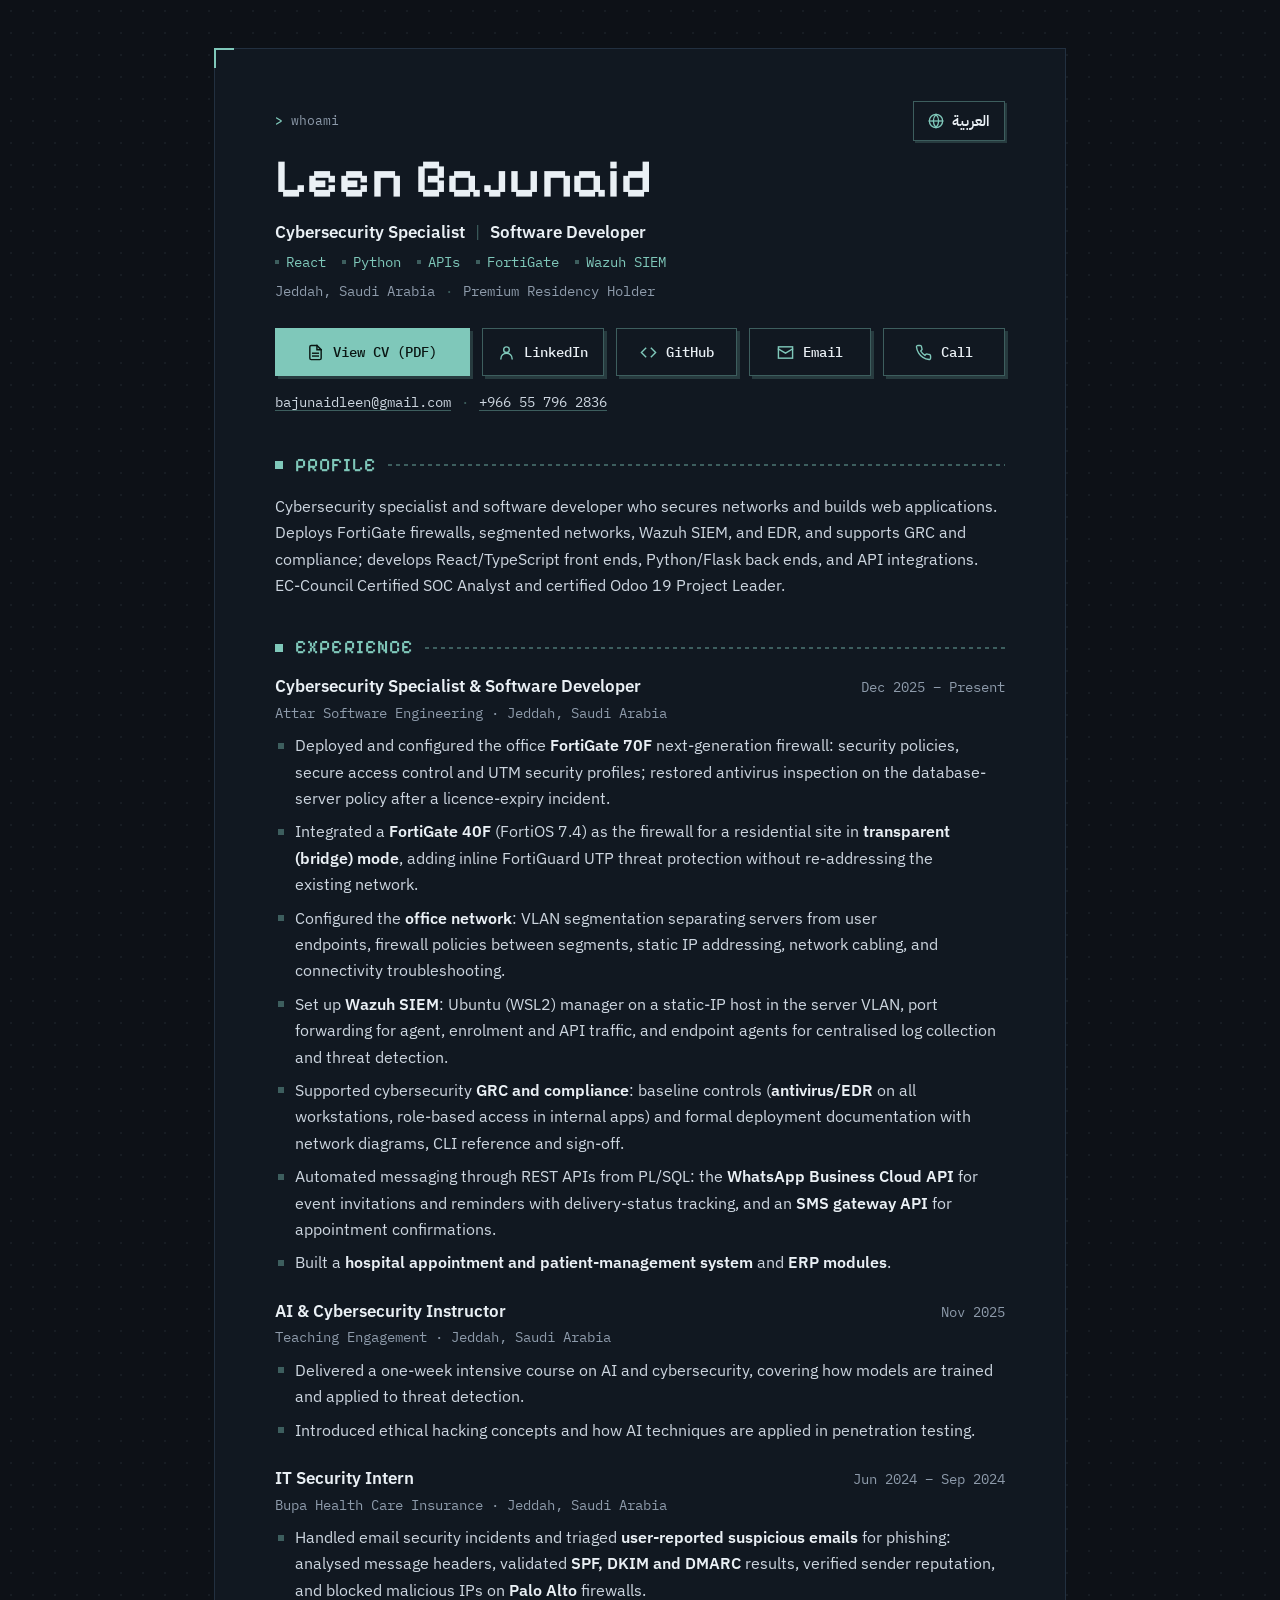
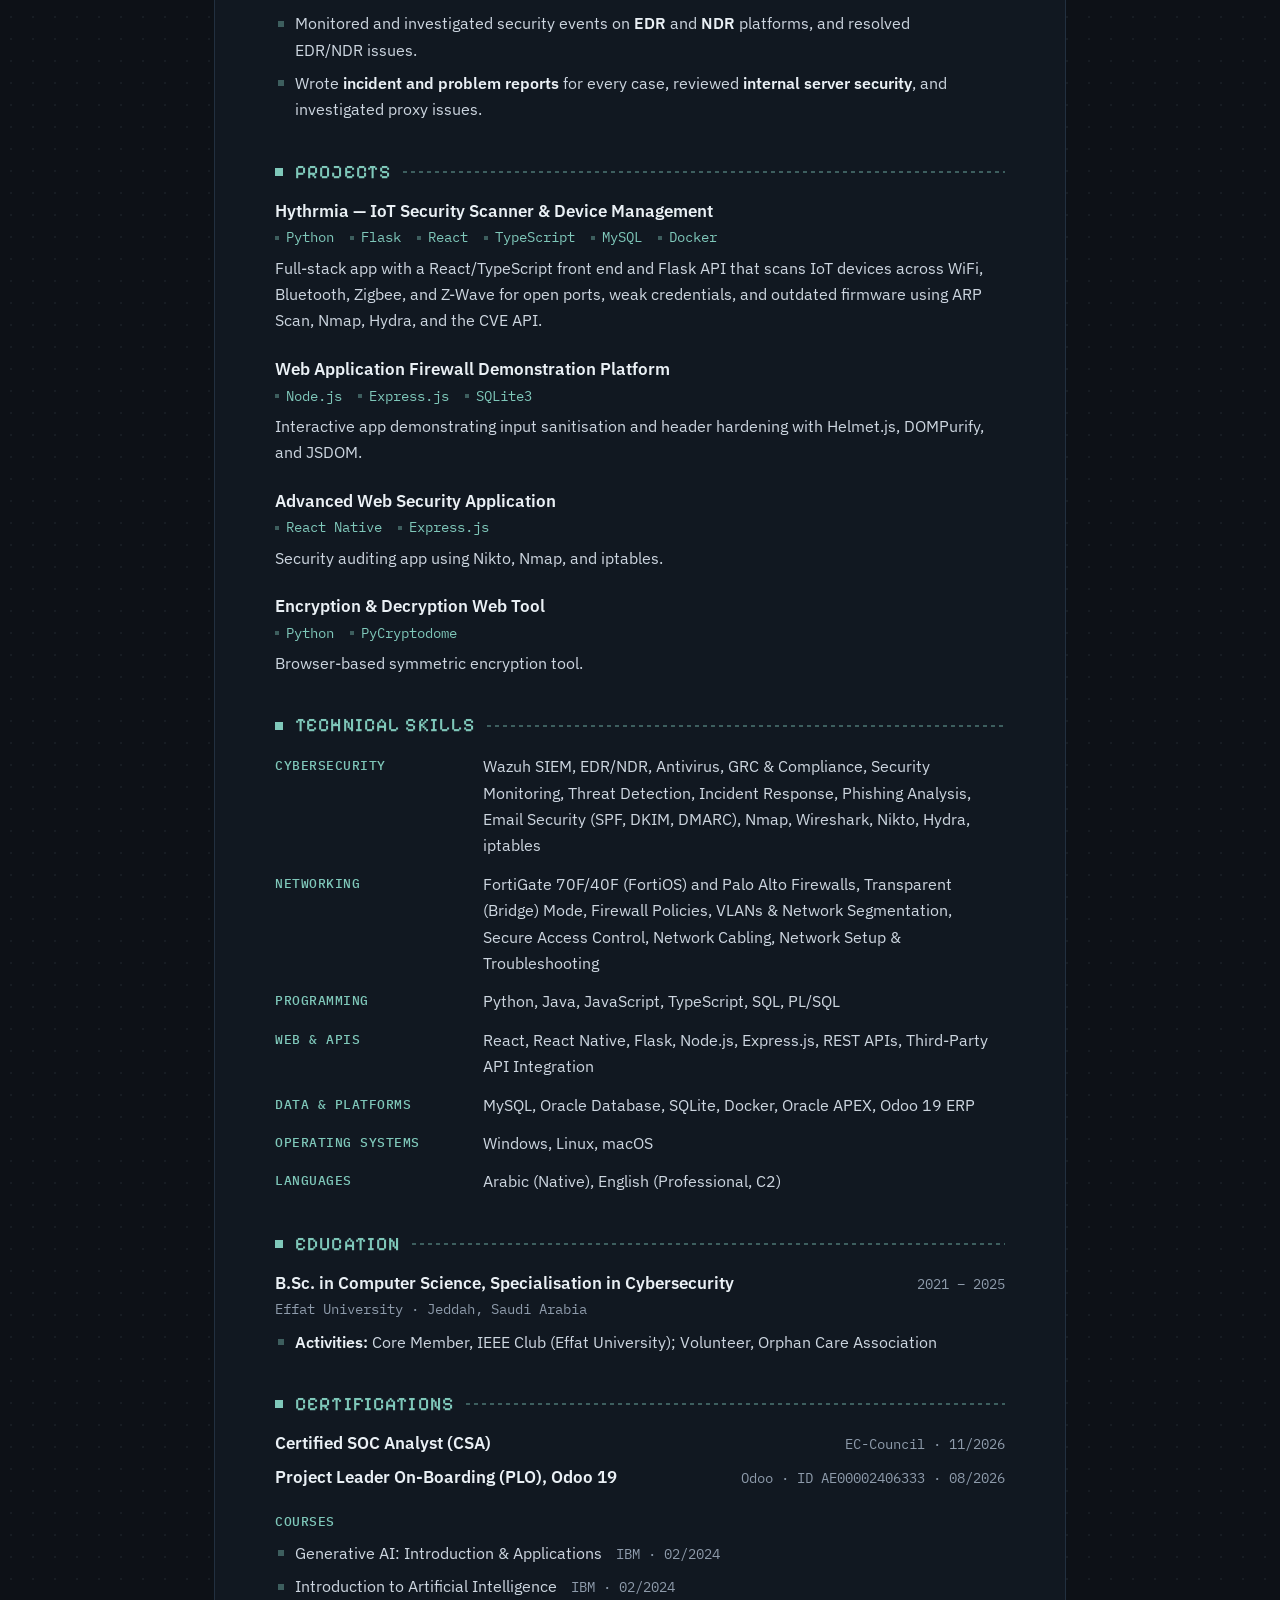
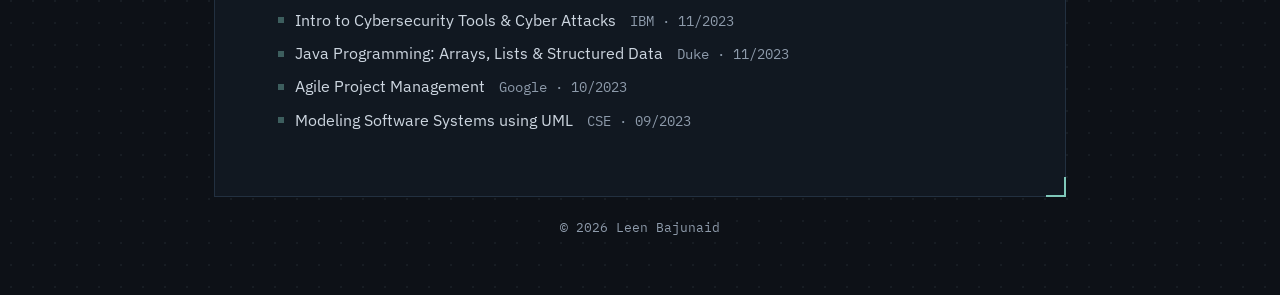
<file: index.html>
<!doctype html>
<html lang="en" dir="ltr">
<head>
<meta charset="utf-8">
<meta name="viewport" content="width=device-width, initial-scale=1">
<meta http-equiv="Content-Security-Policy" content="default-src 'self'; style-src 'self'; img-src 'self' data:; font-src 'self'; object-src 'none'; base-uri 'none'; form-action 'none'">
<title>Leen Bajunaid — Cybersecurity Specialist &amp; Software Developer</title>
<meta name="description" content="CV of Leen Bajunaid: cybersecurity specialist and software developer in Jeddah, Saudi Arabia. FortiGate and Palo Alto firewalls, Wazuh SIEM, EDR/NDR, GRC, networking, React, Python and API integration.">
<meta name="author" content="Leen Bajunaid">
<meta property="og:type" content="profile">
<meta property="og:title" content="Leen Bajunaid — Cybersecurity Specialist &amp; Software Developer">
<meta property="og:description" content="Cybersecurity Specialist | Software Developer (React, Python, APIs) — Jeddah, Saudi Arabia.">
<meta property="og:url" content="https://leenbajunaid.github.io/">
<meta property="og:image" content="https://leenbajunaid.github.io/og-image.png">
<meta property="og:image:type" content="image/png">
<meta property="og:image:width" content="1200">
<meta property="og:image:height" content="627">
<meta property="og:image:alt" content="Leen Bajunaid — Cybersecurity Specialist and Software Developer">
<meta name="twitter:card" content="summary_large_image">
<meta property="og:locale" content="en_US">
<meta property="og:locale:alternate" content="ar_SA">
<meta name="color-scheme" content="dark">
<meta name="theme-color" content="#0d1117">
<link rel="canonical" href="https://leenbajunaid.github.io/">
<link rel="alternate" hreflang="en" href="https://leenbajunaid.github.io/">
<link rel="alternate" hreflang="ar" href="https://leenbajunaid.github.io/ar/">
<link rel="alternate" hreflang="x-default" href="https://leenbajunaid.github.io/">
<link rel="icon" href="data:image/svg+xml,%3Csvg xmlns='http://www.w3.org/2000/svg' viewBox='0 0 16 16' shape-rendering='crispEdges'%3E%3Crect width='16' height='16' fill='%230d1117'/%3E%3Cg fill='%237fc8ba'%3E%3Crect x='2' y='3' width='2' height='10'/%3E%3Crect x='2' y='11' width='5' height='2'/%3E%3Crect x='9' y='3' width='2' height='10'/%3E%3Crect x='9' y='3' width='4' height='2'/%3E%3Crect x='9' y='7' width='4' height='2'/%3E%3Crect x='9' y='11' width='4' height='2'/%3E%3Crect x='13' y='5' width='2' height='2'/%3E%3Crect x='13' y='9' width='2' height='2'/%3E%3C/g%3E%3C/svg%3E">
<link rel="preload" href="fonts/PixelifySans-SemiBold.woff2" as="font" type="font/woff2" crossorigin>
<link rel="stylesheet" href="style.css">
</head>
<body>
<div class="wrap">
<main class="panel">

  <header>
    <div class="topline">
      <p class="prompt" aria-hidden="true"><b>&gt;</b> whoami</p>
      <a class="lang" href="ar/" hreflang="ar" lang="ar"><svg width="16" height="16" viewBox="0 0 24 24" fill="none" stroke="currentColor" stroke-width="2" stroke-linecap="square" aria-hidden="true"><circle cx="12" cy="12" r="10"/><path d="M2 12h20"/><path d="M12 2a15.3 15.3 0 0 1 4 10 15.3 15.3 0 0 1-4 10 15.3 15.3 0 0 1-4-10 15.3 15.3 0 0 1 4-10z"/></svg>العربية</a>
    </div>
    <h1>Leen Bajunaid</h1>
    <p class="role split"><span>Cybersecurity Specialist</span><span>Software Developer</span></p>
    <p class="focus chips"><span>React</span><span>Python</span><span>APIs</span><span>FortiGate</span><span>Wazuh SIEM</span></p>
    <p class="loc split"><span>Jeddah, Saudi Arabia</span><span>Premium Residency Holder</span></p>
  </header>

  <nav class="actions" aria-label="CV and profile links">
    <a class="btn primary" href="Leen_Bajunaid_CV.pdf"><svg width="17" height="17" viewBox="0 0 24 24" fill="none" stroke="currentColor" stroke-width="2" stroke-linecap="square" stroke-linejoin="miter" aria-hidden="true"><path d="M14 2H6a2 2 0 0 0-2 2v16a2 2 0 0 0 2 2h12a2 2 0 0 0 2-2V8z"/><path d="M14 2v6h6"/><path d="M16 13H8"/><path d="M16 17H8"/></svg>View CV (PDF)</a>
    <a class="btn" href="https://linkedin.com/in/leen-b-25646022a"><svg width="17" height="17" viewBox="0 0 24 24" fill="none" stroke="currentColor" stroke-width="2" stroke-linecap="square" stroke-linejoin="miter" aria-hidden="true"><circle cx="12" cy="8" r="4"/><path d="M4 21a8 8 0 0 1 16 0"/></svg>LinkedIn</a>
    <a class="btn" href="https://github.com/leenBajunaid"><svg width="17" height="17" viewBox="0 0 24 24" fill="none" stroke="currentColor" stroke-width="2" stroke-linecap="square" stroke-linejoin="miter" aria-hidden="true"><path d="m16 18 6-6-6-6"/><path d="m8 6-6 6 6 6"/></svg>GitHub</a>
    <a class="btn" href="mailto:bajunaidleen@gmail.com"><svg width="17" height="17" viewBox="0 0 24 24" fill="none" stroke="currentColor" stroke-width="2" stroke-linecap="square" stroke-linejoin="miter" aria-hidden="true"><rect x="2" y="4" width="20" height="16"/><path d="m22 7-10 6L2 7"/></svg>Email</a>
    <a class="btn" href="tel:+966557962836"><svg width="17" height="17" viewBox="0 0 24 24" fill="none" stroke="currentColor" stroke-width="2" stroke-linecap="square" stroke-linejoin="miter" aria-hidden="true"><path d="M22 16.92v3a2 2 0 0 1-2.18 2 19.79 19.79 0 0 1-8.63-3.07 19.5 19.5 0 0 1-6-6 19.79 19.79 0 0 1-3.07-8.67A2 2 0 0 1 4.11 2h3a2 2 0 0 1 2 1.72c.13.96.36 1.9.7 2.81a2 2 0 0 1-.45 2.11L8.09 9.91a16 16 0 0 0 6 6l1.27-1.27a2 2 0 0 1 2.11-.45c.91.34 1.85.57 2.81.7A2 2 0 0 1 22 16.92z"/></svg>Call</a>
  </nav>
  <p class="contact split"><span><a href="mailto:bajunaidleen@gmail.com">bajunaidleen@gmail.com</a></span><span><a href="tel:+966557962836">+966 55 796 2836</a></span></p>

  <section aria-labelledby="profile">
    <h2 id="profile">Profile</h2>
    <p>Cybersecurity specialist and software developer who secures networks and builds web applications. Deploys FortiGate firewalls, segmented networks, Wazuh SIEM, and EDR, and supports GRC and compliance; develops React/TypeScript front ends, Python/Flask back ends, and API integrations. EC-Council Certified SOC Analyst and certified Odoo 19 Project Leader.</p>
  </section>

  <section aria-labelledby="experience">
    <h2 id="experience">Experience</h2>

    <article class="item">
      <div class="head">
        <h3>Cybersecurity Specialist &amp; Software Developer</h3>
        <span class="date">Dec 2025 – Present</span>
      </div>
      <p class="org">Attar Software Engineering · Jeddah, Saudi Arabia</p>
      <ul class="points">
        <li>Deployed and configured the office <strong>FortiGate 70F</strong> next-generation firewall: security policies, secure access control and UTM security profiles; restored antivirus inspection on the database-server policy after a licence-expiry incident.</li>
        <li>Integrated a <strong>FortiGate 40F</strong> (FortiOS 7.4) as the firewall for a residential site in <strong>transparent (bridge) mode</strong>, adding inline FortiGuard UTP threat protection without re-addressing the existing network.</li>
        <li>Configured the <strong>office network</strong>: VLAN segmentation separating servers from user endpoints, firewall policies between segments, static IP addressing, network cabling, and connectivity troubleshooting.</li>
        <li>Set up <strong>Wazuh SIEM</strong>: Ubuntu (WSL2) manager on a static-IP host in the server VLAN, port forwarding for agent, enrolment and API traffic, and endpoint agents for centralised log collection and threat detection.</li>
        <li>Supported cybersecurity <strong>GRC and compliance</strong>: baseline controls (<strong>antivirus/EDR</strong> on all workstations, role-based access in internal apps) and formal deployment documentation with network diagrams, CLI reference and sign-off.</li>
        <li>Automated messaging through REST APIs from PL/SQL: the <strong>WhatsApp Business Cloud API</strong> for event invitations and reminders with delivery-status tracking, and an <strong>SMS gateway API</strong> for appointment confirmations.</li>
        <li>Built a <strong>hospital appointment and patient-management system</strong> and <strong>ERP modules</strong>.</li>
      </ul>
    </article>

    <article class="item">
      <div class="head">
        <h3>AI &amp; Cybersecurity Instructor</h3>
        <span class="date">Nov 2025</span>
      </div>
      <p class="org">Teaching Engagement · Jeddah, Saudi Arabia</p>
      <ul class="points">
        <li>Delivered a one-week intensive course on AI and cybersecurity, covering how models are trained and applied to threat detection.</li>
        <li>Introduced ethical hacking concepts and how AI techniques are applied in penetration testing.</li>
      </ul>
    </article>

    <article class="item">
      <div class="head">
        <h3>IT Security Intern</h3>
        <span class="date">Jun 2024 – Sep 2024</span>
      </div>
      <p class="org">Bupa Health Care Insurance · Jeddah, Saudi Arabia</p>
      <ul class="points">
        <li>Handled email security incidents and triaged <strong>user-reported suspicious emails</strong> for phishing: analysed message headers, validated <strong>SPF, DKIM and DMARC</strong> results, verified sender reputation, and blocked malicious IPs on <strong>Palo Alto</strong> firewalls.</li>
        <li>Monitored and investigated security events on <strong>EDR</strong> and <strong>NDR</strong> platforms, and resolved EDR/NDR issues.</li>
        <li>Wrote <strong>incident and problem reports</strong> for every case, reviewed <strong>internal server security</strong>, and investigated proxy issues.</li>
      </ul>
    </article>
  </section>

  <section aria-labelledby="projects">
    <h2 id="projects">Projects</h2>

    <article class="item">
      <h3>Hythrmia — IoT Security Scanner &amp; Device Management</h3>
      <p class="tags chips"><span>Python</span><span>Flask</span><span>React</span><span>TypeScript</span><span>MySQL</span><span>Docker</span></p>
      <p>Full-stack app with a React/TypeScript front end and Flask API that scans IoT devices across WiFi, Bluetooth, Zigbee, and Z-Wave for open ports, weak credentials, and outdated firmware using ARP Scan, Nmap, Hydra, and the CVE API.</p>
    </article>

    <article class="item">
      <h3>Web Application Firewall Demonstration Platform</h3>
      <p class="tags chips"><span>Node.js</span><span>Express.js</span><span>SQLite3</span></p>
      <p>Interactive app demonstrating input sanitisation and header hardening with Helmet.js, DOMPurify, and JSDOM.</p>
    </article>

    <article class="item">
      <h3>Advanced Web Security Application</h3>
      <p class="tags chips"><span>React Native</span><span>Express.js</span></p>
      <p>Security auditing app using Nikto, Nmap, and iptables.</p>
    </article>

    <article class="item">
      <h3>Encryption &amp; Decryption Web Tool</h3>
      <p class="tags chips"><span>Python</span><span>PyCryptodome</span></p>
      <p>Browser-based symmetric encryption tool.</p>
    </article>
  </section>

  <section aria-labelledby="skills">
    <h2 id="skills">Technical Skills</h2>
    <dl class="skills">
      <div><dt>Cybersecurity</dt><dd>Wazuh SIEM, EDR/NDR, Antivirus, GRC &amp; Compliance, Security Monitoring, Threat Detection, Incident Response, Phishing Analysis, Email Security (SPF, DKIM, DMARC), Nmap, Wireshark, Nikto, Hydra, iptables</dd></div>
      <div><dt>Networking</dt><dd>FortiGate 70F/40F (FortiOS) and Palo Alto Firewalls, Transparent (Bridge) Mode, Firewall Policies, VLANs &amp; Network Segmentation, Secure Access Control, Network Cabling, Network Setup &amp; Troubleshooting</dd></div>
      <div><dt>Programming</dt><dd>Python, Java, JavaScript, TypeScript, SQL, PL/SQL</dd></div>
      <div><dt>Web &amp; APIs</dt><dd>React, React Native, Flask, Node.js, Express.js, REST APIs, Third-Party API Integration</dd></div>
      <div><dt>Data &amp; Platforms</dt><dd>MySQL, Oracle Database, SQLite, Docker, Oracle APEX, Odoo 19 ERP</dd></div>
      <div><dt>Operating Systems</dt><dd>Windows, Linux, macOS</dd></div>
      <div><dt>Languages</dt><dd>Arabic (Native), English (Professional, C2)</dd></div>
    </dl>
  </section>

  <section aria-labelledby="education">
    <h2 id="education">Education</h2>
    <article class="item">
      <div class="head">
        <h3>B.Sc. in Computer Science, Specialisation in Cybersecurity</h3>
        <span class="date">2021 – 2025</span>
      </div>
      <p class="org">Effat University · Jeddah, Saudi Arabia</p>
      <ul class="points">
        <li><strong>Activities:</strong> Core Member, IEEE Club (Effat University); Volunteer, Orphan Care Association</li>
      </ul>
    </article>
  </section>

  <section aria-labelledby="certifications">
    <h2 id="certifications">Certifications</h2>
    <div class="cert">
      <h3>Certified SOC Analyst (CSA)</h3>
      <span class="meta">EC-Council · 11/2026</span>
    </div>
    <div class="cert">
      <h3>Project Leader On-Boarding (PLO), Odoo 19</h3>
      <span class="meta">Odoo · ID AE00002406333 · 08/2026</span>
    </div>
    <p class="sub">Courses</p>
    <ul class="points">
      <li>Generative AI: Introduction &amp; Applications <span class="course-src">IBM · 02/2024</span></li>
      <li>Introduction to Artificial Intelligence <span class="course-src">IBM · 02/2024</span></li>
      <li>Intro to Cybersecurity Tools &amp; Cyber Attacks <span class="course-src">IBM · 11/2023</span></li>
      <li>Java Programming: Arrays, Lists &amp; Structured Data <span class="course-src">Duke · 11/2023</span></li>
      <li>Agile Project Management <span class="course-src">Google · 10/2023</span></li>
      <li>Modeling Software Systems using UML <span class="course-src">CSE · 09/2023</span></li>
    </ul>
  </section>

</main>
<footer>© 2026 Leen Bajunaid</footer>
</div>
</body>
</html>
</file>
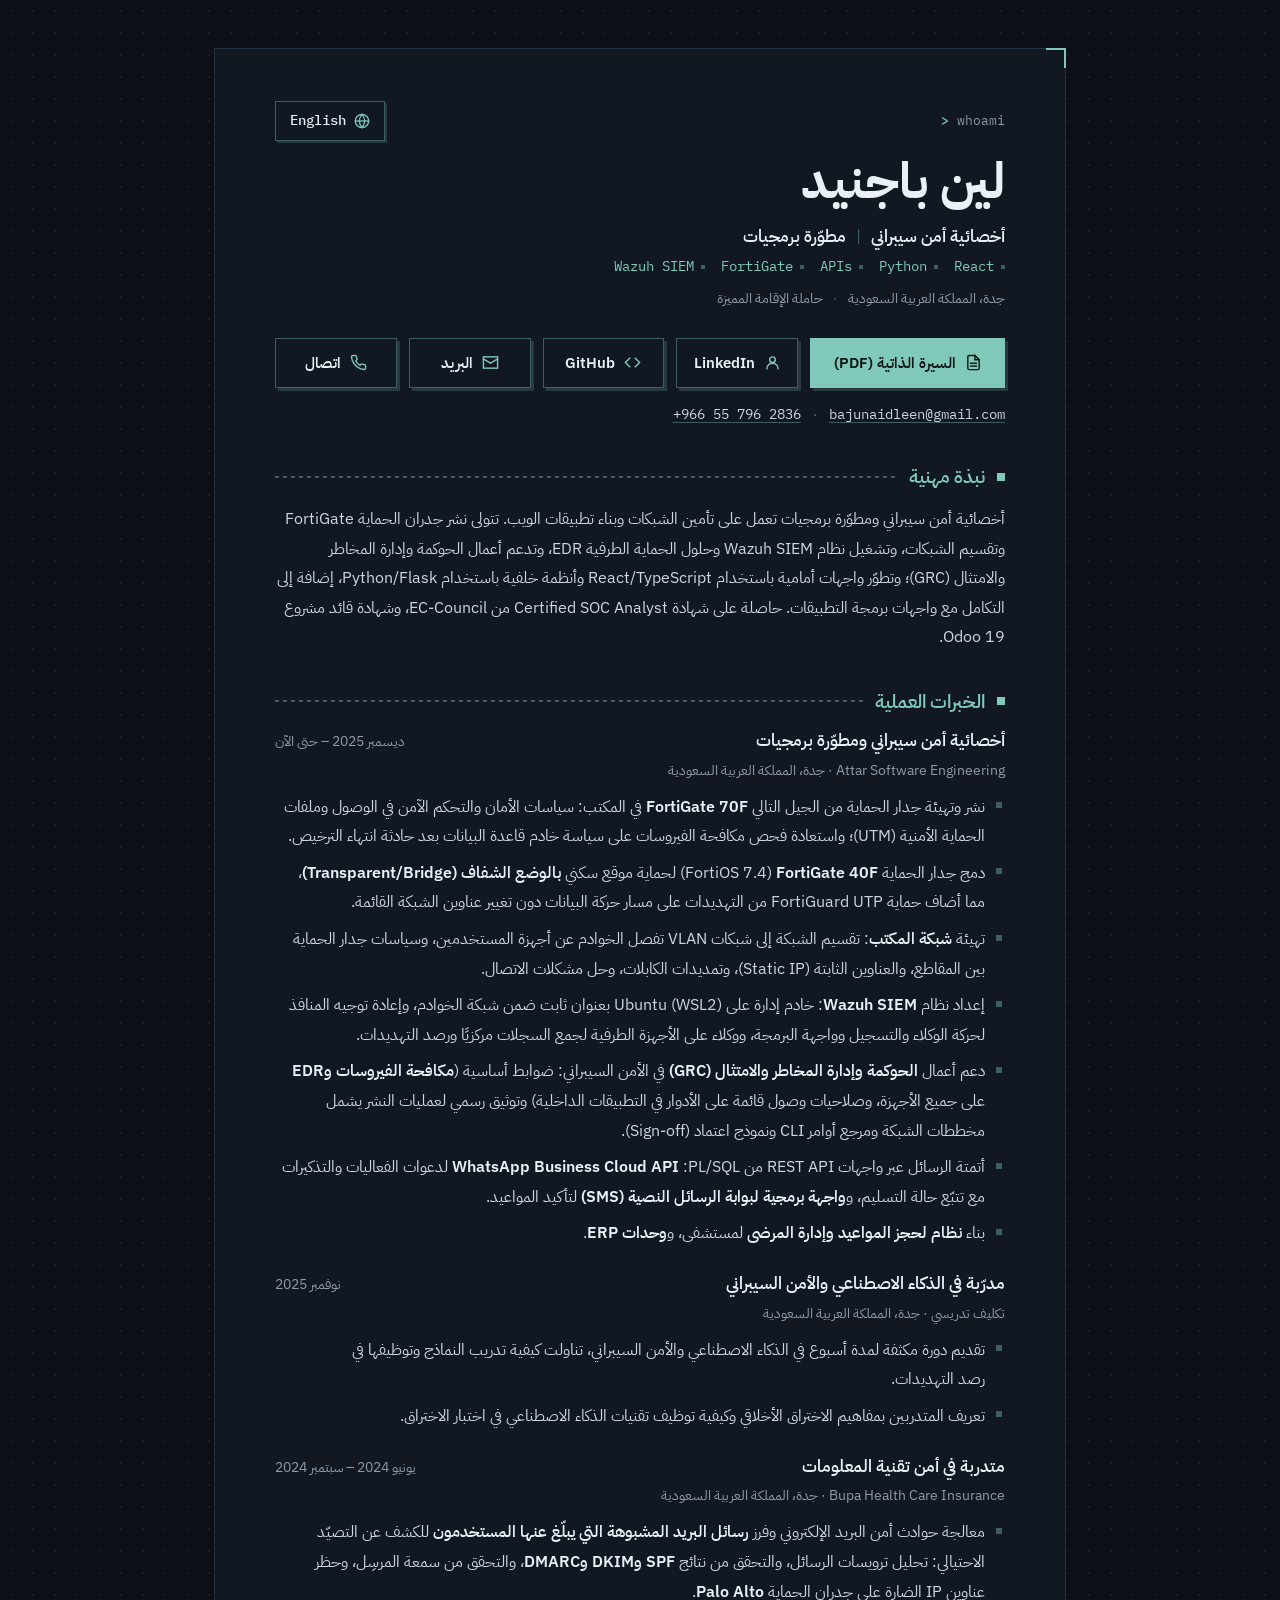
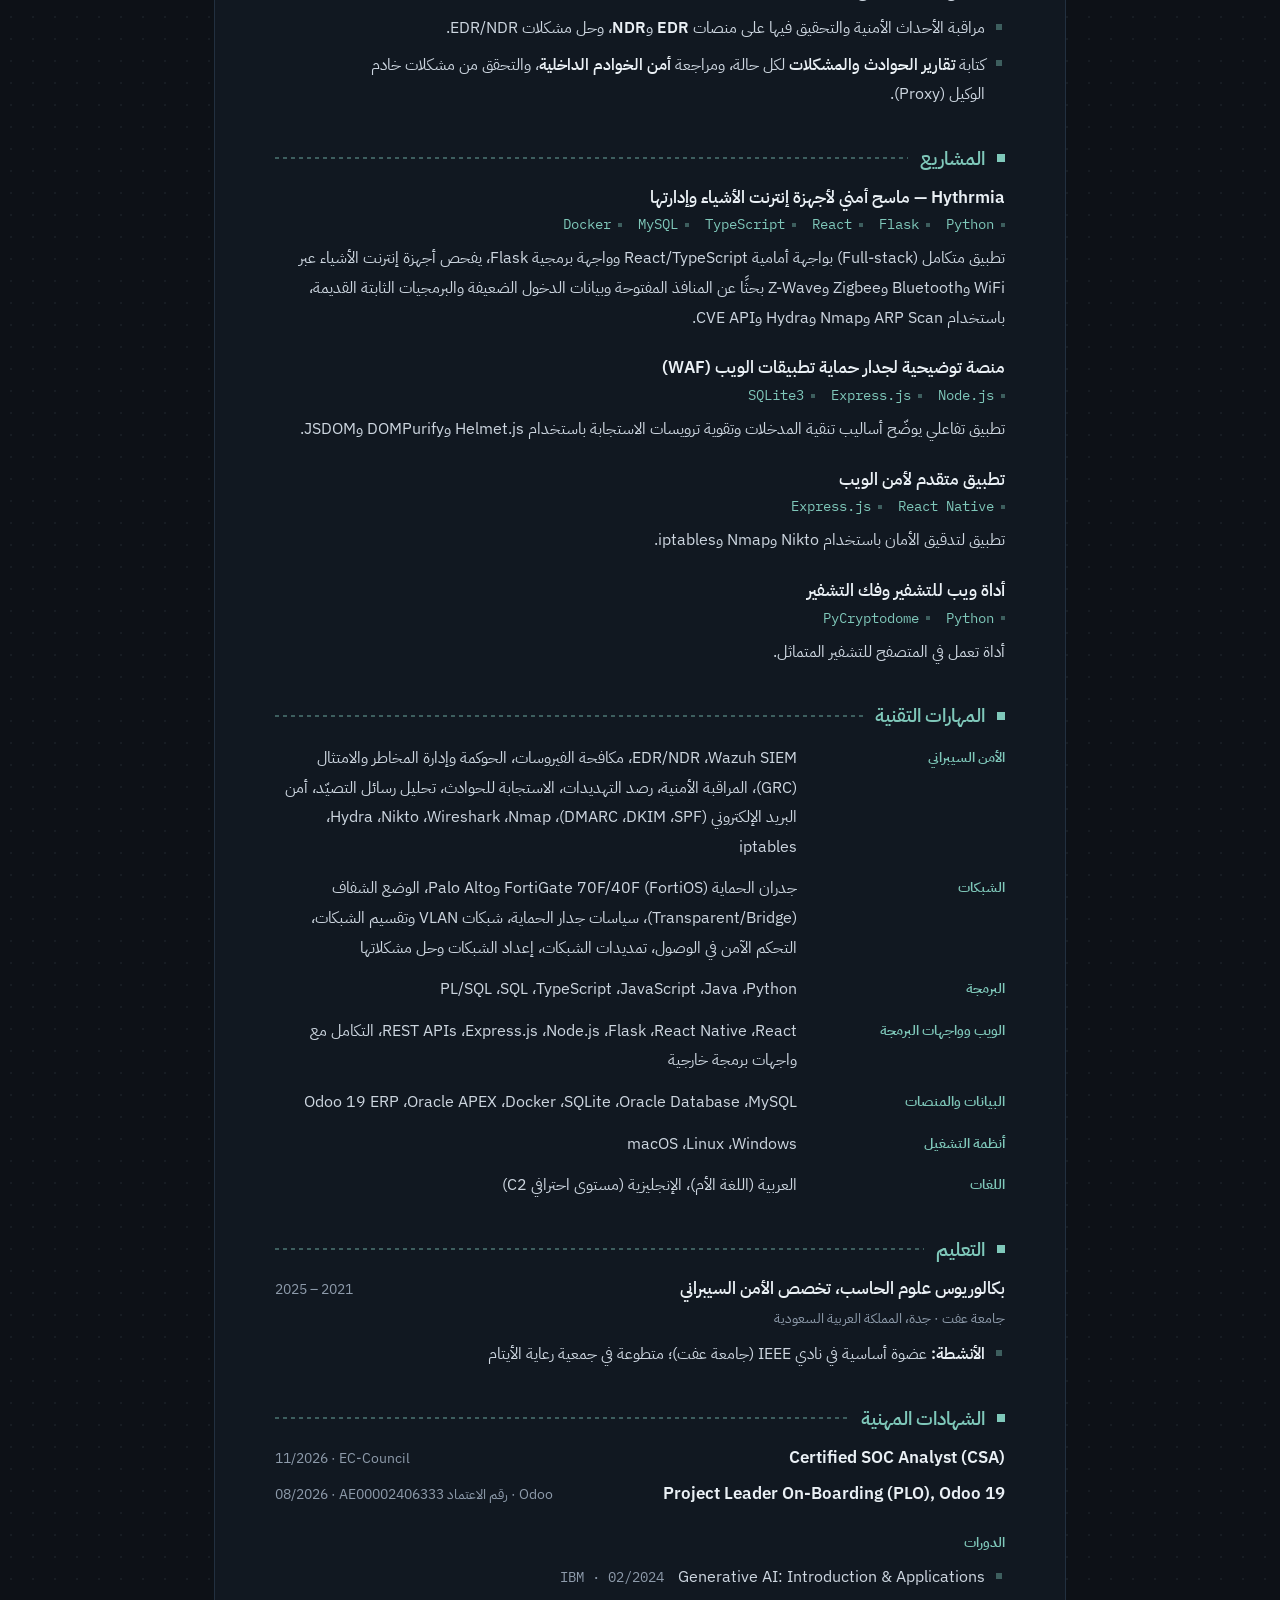
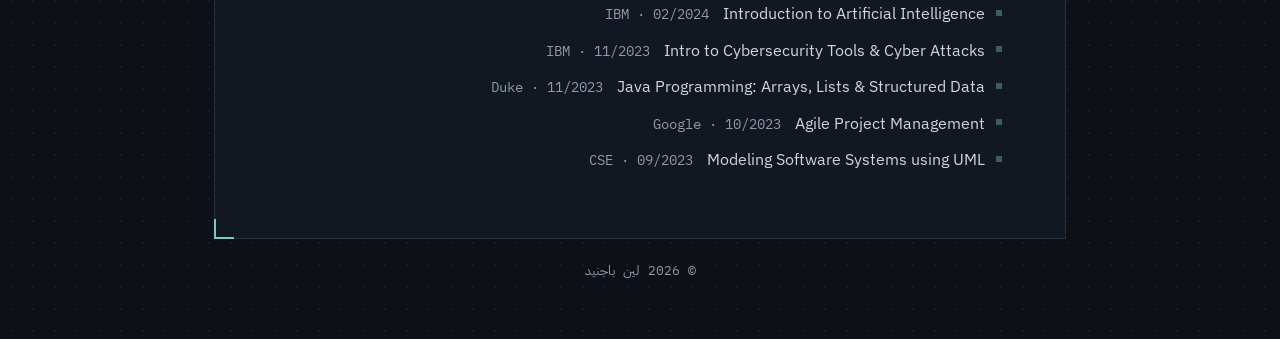
<file: ar/index.html>
<!doctype html>
<html lang="ar" dir="rtl">
<head>
<meta charset="utf-8">
<meta name="viewport" content="width=device-width, initial-scale=1">
<meta http-equiv="Content-Security-Policy" content="default-src 'self'; style-src 'self'; img-src 'self' data:; font-src 'self'; object-src 'none'; base-uri 'none'; form-action 'none'">
<title>لين باجنيد — أخصائية أمن سيبراني ومطوّرة برمجيات</title>
<meta name="description" content="السيرة الذاتية للين باجنيد: أخصائية أمن سيبراني ومطوّرة برمجيات في جدة، المملكة العربية السعودية. جدران الحماية FortiGate وPalo Alto وWazuh SIEM وEDR/NDR والحوكمة والامتثال والشبكات وReact وPython والتكامل مع واجهات البرمجة.">
<meta name="author" content="Leen Bajunaid">
<meta property="og:type" content="profile">
<meta property="og:title" content="لين باجنيد — السيرة الذاتية">
<meta property="og:description" content="أخصائية أمن سيبراني | مطوّرة برمجيات — جدة، المملكة العربية السعودية.">
<meta property="og:url" content="https://leenbajunaid.github.io/ar/">
<meta property="og:image" content="https://leenbajunaid.github.io/og-image.png">
<meta property="og:image:type" content="image/png">
<meta property="og:image:width" content="1200">
<meta property="og:image:height" content="627">
<meta property="og:image:alt" content="لين باجنيد — أخصائية أمن سيبراني ومطوّرة برمجيات">
<meta name="twitter:card" content="summary_large_image">
<meta property="og:locale" content="ar_SA">
<meta property="og:locale:alternate" content="en_US">
<meta name="color-scheme" content="dark">
<meta name="theme-color" content="#0d1117">
<link rel="canonical" href="https://leenbajunaid.github.io/ar/">
<link rel="alternate" hreflang="en" href="https://leenbajunaid.github.io/">
<link rel="alternate" hreflang="ar" href="https://leenbajunaid.github.io/ar/">
<link rel="alternate" hreflang="x-default" href="https://leenbajunaid.github.io/">
<link rel="icon" href="data:image/svg+xml,%3Csvg xmlns='http://www.w3.org/2000/svg' viewBox='0 0 16 16' shape-rendering='crispEdges'%3E%3Crect width='16' height='16' fill='%230d1117'/%3E%3Cg fill='%237fc8ba'%3E%3Crect x='2' y='3' width='2' height='10'/%3E%3Crect x='2' y='11' width='5' height='2'/%3E%3Crect x='9' y='3' width='2' height='10'/%3E%3Crect x='9' y='3' width='4' height='2'/%3E%3Crect x='9' y='7' width='4' height='2'/%3E%3Crect x='9' y='11' width='4' height='2'/%3E%3Crect x='13' y='5' width='2' height='2'/%3E%3Crect x='13' y='9' width='2' height='2'/%3E%3C/g%3E%3C/svg%3E">
<link rel="preload" href="../fonts/IBMPlexSansArabic-Bold.woff2" as="font" type="font/woff2" crossorigin>
<link rel="stylesheet" href="../style.css">
</head>
<body>
<div class="wrap">
<main class="panel">

  <header>
    <div class="topline">
      <p class="prompt" dir="ltr" aria-hidden="true"><b>&gt;</b> whoami</p>
      <a class="lang" href="../" hreflang="en" lang="en"><svg width="16" height="16" viewBox="0 0 24 24" fill="none" stroke="currentColor" stroke-width="2" stroke-linecap="square" aria-hidden="true"><circle cx="12" cy="12" r="10"/><path d="M2 12h20"/><path d="M12 2a15.3 15.3 0 0 1 4 10 15.3 15.3 0 0 1-4 10 15.3 15.3 0 0 1-4-10 15.3 15.3 0 0 1 4-10z"/></svg>English</a>
    </div>
    <h1>لين باجنيد</h1>
    <p class="role split"><span>أخصائية أمن سيبراني</span><span>مطوّرة برمجيات</span></p>
    <p class="focus chips"><span>React</span><span>Python</span><span>APIs</span><span>FortiGate</span><span>Wazuh SIEM</span></p>
    <p class="loc split"><span>جدة، المملكة العربية السعودية</span><span>حاملة الإقامة المميزة</span></p>
  </header>

  <nav class="actions" aria-label="السيرة الذاتية وروابط الملفات الشخصية">
    <a class="btn primary" href="../Leen_Bajunaid_CV.pdf" hreflang="en"><svg width="17" height="17" viewBox="0 0 24 24" fill="none" stroke="currentColor" stroke-width="2" stroke-linecap="square" stroke-linejoin="miter" aria-hidden="true"><path d="M14 2H6a2 2 0 0 0-2 2v16a2 2 0 0 0 2 2h12a2 2 0 0 0 2-2V8z"/><path d="M14 2v6h6"/><path d="M16 13H8"/><path d="M16 17H8"/></svg>السيرة الذاتية (PDF)</a>
    <a class="btn" href="https://linkedin.com/in/leen-b-25646022a"><svg width="17" height="17" viewBox="0 0 24 24" fill="none" stroke="currentColor" stroke-width="2" stroke-linecap="square" stroke-linejoin="miter" aria-hidden="true"><circle cx="12" cy="8" r="4"/><path d="M4 21a8 8 0 0 1 16 0"/></svg>LinkedIn</a>
    <a class="btn" href="https://github.com/leenBajunaid"><svg width="17" height="17" viewBox="0 0 24 24" fill="none" stroke="currentColor" stroke-width="2" stroke-linecap="square" stroke-linejoin="miter" aria-hidden="true"><path d="m16 18 6-6-6-6"/><path d="m8 6-6 6 6 6"/></svg>GitHub</a>
    <a class="btn" href="mailto:bajunaidleen@gmail.com"><svg width="17" height="17" viewBox="0 0 24 24" fill="none" stroke="currentColor" stroke-width="2" stroke-linecap="square" stroke-linejoin="miter" aria-hidden="true"><rect x="2" y="4" width="20" height="16"/><path d="m22 7-10 6L2 7"/></svg>البريد</a>
    <a class="btn" href="tel:+966557962836"><svg width="17" height="17" viewBox="0 0 24 24" fill="none" stroke="currentColor" stroke-width="2" stroke-linecap="square" stroke-linejoin="miter" aria-hidden="true"><path d="M22 16.92v3a2 2 0 0 1-2.18 2 19.79 19.79 0 0 1-8.63-3.07 19.5 19.5 0 0 1-6-6 19.79 19.79 0 0 1-3.07-8.67A2 2 0 0 1 4.11 2h3a2 2 0 0 1 2 1.72c.13.96.36 1.9.7 2.81a2 2 0 0 1-.45 2.11L8.09 9.91a16 16 0 0 0 6 6l1.27-1.27a2 2 0 0 1 2.11-.45c.91.34 1.85.57 2.81.7A2 2 0 0 1 22 16.92z"/></svg>اتصال</a>
  </nav>
  <p class="contact split"><span><a href="mailto:bajunaidleen@gmail.com" dir="ltr">bajunaidleen@gmail.com</a></span><span><a href="tel:+966557962836" dir="ltr">+966 55 796 2836</a></span></p>

  <section aria-labelledby="profile">
    <h2 id="profile">نبذة مهنية</h2>
    <p>أخصائية أمن سيبراني ومطوّرة برمجيات تعمل على تأمين الشبكات وبناء تطبيقات الويب. تتولى نشر جدران الحماية <bdi>FortiGate</bdi> وتقسيم الشبكات، وتشغيل نظام <bdi>Wazuh SIEM</bdi> وحلول الحماية الطرفية <bdi>EDR</bdi>، وتدعم أعمال الحوكمة وإدارة المخاطر والامتثال (<bdi>GRC</bdi>)؛ وتطوّر واجهات أمامية باستخدام <bdi>React/TypeScript</bdi> وأنظمة خلفية باستخدام <bdi>Python/Flask</bdi>، إضافة إلى التكامل مع واجهات برمجة التطبيقات. حاصلة على شهادة <bdi>Certified SOC Analyst</bdi> من <bdi>EC-Council</bdi>، وشهادة قائد مشروع <bdi>Odoo 19</bdi>.</p>
  </section>

  <section aria-labelledby="experience">
    <h2 id="experience">الخبرات العملية</h2>

    <article class="item">
      <div class="head">
        <h3>أخصائية أمن سيبراني ومطوّرة برمجيات</h3>
        <span class="date">ديسمبر 2025 – حتى الآن</span>
      </div>
      <p class="org"><bdi>Attar Software Engineering</bdi> · جدة، المملكة العربية السعودية</p>
      <ul class="points">
        <li>نشر وتهيئة جدار الحماية من الجيل التالي <strong><bdi>FortiGate 70F</bdi></strong> في المكتب: سياسات الأمان والتحكم الآمن في الوصول وملفات الحماية الأمنية (<bdi>UTM</bdi>)؛ واستعادة فحص مكافحة الفيروسات على سياسة خادم قاعدة البيانات بعد حادثة انتهاء الترخيص.</li>
        <li>دمج جدار الحماية <strong><bdi>FortiGate 40F</bdi></strong> (<bdi>FortiOS 7.4</bdi>) لحماية موقع سكني <strong>بالوضع الشفاف (<bdi>Transparent/Bridge</bdi>)</strong>، مما أضاف حماية <bdi>FortiGuard UTP</bdi> من التهديدات على مسار حركة البيانات دون تغيير عناوين الشبكة القائمة.</li>
        <li>تهيئة <strong>شبكة المكتب</strong>: تقسيم الشبكة إلى شبكات <bdi>VLAN</bdi> تفصل الخوادم عن أجهزة المستخدمين، وسياسات جدار الحماية بين المقاطع، والعناوين الثابتة (<bdi>Static IP</bdi>)، وتمديدات الكابلات، وحل مشكلات الاتصال.</li>
        <li>إعداد نظام <strong><bdi>Wazuh SIEM</bdi></strong>: خادم إدارة على <bdi>Ubuntu (WSL2)</bdi> بعنوان ثابت ضمن شبكة الخوادم، وإعادة توجيه المنافذ لحركة الوكلاء والتسجيل وواجهة البرمجة، ووكلاء على الأجهزة الطرفية لجمع السجلات مركزيًا ورصد التهديدات.</li>
        <li>دعم أعمال <strong>الحوكمة وإدارة المخاطر والامتثال (<bdi>GRC</bdi>)</strong> في الأمن السيبراني: ضوابط أساسية (<strong>مكافحة الفيروسات و<bdi>EDR</bdi></strong> على جميع الأجهزة، وصلاحيات وصول قائمة على الأدوار في التطبيقات الداخلية) وتوثيق رسمي لعمليات النشر يشمل مخططات الشبكة ومرجع أوامر <bdi>CLI</bdi> ونموذج اعتماد (<bdi>Sign-off</bdi>).</li>
        <li>أتمتة الرسائل عبر واجهات <bdi>REST API</bdi> من <bdi>PL/SQL</bdi>: <strong><bdi>WhatsApp Business Cloud API</bdi></strong> لدعوات الفعاليات والتذكيرات مع تتبّع حالة التسليم، و<strong>واجهة برمجية لبوابة الرسائل النصية (<bdi>SMS</bdi>)</strong> لتأكيد المواعيد.</li>
        <li>بناء <strong>نظام لحجز المواعيد وإدارة المرضى</strong> لمستشفى، و<strong>وحدات <bdi>ERP</bdi></strong>.</li>
      </ul>
    </article>

    <article class="item">
      <div class="head">
        <h3>مدرّبة في الذكاء الاصطناعي والأمن السيبراني</h3>
        <span class="date">نوفمبر 2025</span>
      </div>
      <p class="org">تكليف تدريسي · جدة، المملكة العربية السعودية</p>
      <ul class="points">
        <li>تقديم دورة مكثفة لمدة أسبوع في الذكاء الاصطناعي والأمن السيبراني، تناولت كيفية تدريب النماذج وتوظيفها في رصد التهديدات.</li>
        <li>تعريف المتدربين بمفاهيم الاختراق الأخلاقي وكيفية توظيف تقنيات الذكاء الاصطناعي في اختبار الاختراق.</li>
      </ul>
    </article>

    <article class="item">
      <div class="head">
        <h3>متدربة في أمن تقنية المعلومات</h3>
        <span class="date">يونيو 2024 – سبتمبر 2024</span>
      </div>
      <p class="org"><bdi>Bupa Health Care Insurance</bdi> · جدة، المملكة العربية السعودية</p>
      <ul class="points">
        <li>معالجة حوادث أمن البريد الإلكتروني وفرز <strong>رسائل البريد المشبوهة التي يبلّغ عنها المستخدمون</strong> للكشف عن التصيّد الاحتيالي: تحليل ترويسات الرسائل، والتحقق من نتائج <strong><bdi>SPF</bdi> و<bdi>DKIM</bdi> و<bdi>DMARC</bdi></strong>، والتحقق من سمعة المرسِل، وحظر عناوين <bdi>IP</bdi> الضارة على جدران الحماية <strong><bdi>Palo Alto</bdi></strong>.</li>
        <li>مراقبة الأحداث الأمنية والتحقيق فيها على منصات <strong><bdi>EDR</bdi></strong> و<strong><bdi>NDR</bdi></strong>، وحل مشكلات <bdi>EDR/NDR</bdi>.</li>
        <li>كتابة <strong>تقارير الحوادث والمشكلات</strong> لكل حالة، ومراجعة <strong>أمن الخوادم الداخلية</strong>، والتحقق من مشكلات خادم الوكيل (<bdi>Proxy</bdi>).</li>
      </ul>
    </article>
  </section>

  <section aria-labelledby="projects">
    <h2 id="projects">المشاريع</h2>

    <article class="item">
      <h3><bdi>Hythrmia</bdi> — ماسح أمني لأجهزة إنترنت الأشياء وإدارتها</h3>
      <p class="tags chips"><span>Python</span><span>Flask</span><span>React</span><span>TypeScript</span><span>MySQL</span><span>Docker</span></p>
      <p>تطبيق متكامل (<bdi>Full-stack</bdi>) بواجهة أمامية <bdi>React/TypeScript</bdi> وواجهة برمجية <bdi>Flask</bdi>، يفحص أجهزة إنترنت الأشياء عبر <bdi>WiFi</bdi> و<bdi>Bluetooth</bdi> و<bdi>Zigbee</bdi> و<bdi>Z-Wave</bdi> بحثًا عن المنافذ المفتوحة وبيانات الدخول الضعيفة والبرمجيات الثابتة القديمة، باستخدام <bdi>ARP Scan</bdi> و<bdi>Nmap</bdi> و<bdi>Hydra</bdi> و<bdi>CVE API</bdi>.</p>
    </article>

    <article class="item">
      <h3>منصة توضيحية لجدار حماية تطبيقات الويب (<bdi>WAF</bdi>)</h3>
      <p class="tags chips"><span>Node.js</span><span>Express.js</span><span>SQLite3</span></p>
      <p>تطبيق تفاعلي يوضّح أساليب تنقية المدخلات وتقوية ترويسات الاستجابة باستخدام <bdi>Helmet.js</bdi> و<bdi>DOMPurify</bdi> و<bdi>JSDOM</bdi>.</p>
    </article>

    <article class="item">
      <h3>تطبيق متقدم لأمن الويب</h3>
      <p class="tags chips"><span>React Native</span><span>Express.js</span></p>
      <p>تطبيق لتدقيق الأمان باستخدام <bdi>Nikto</bdi> و<bdi>Nmap</bdi> و<bdi>iptables</bdi>.</p>
    </article>

    <article class="item">
      <h3>أداة ويب للتشفير وفك التشفير</h3>
      <p class="tags chips"><span>Python</span><span>PyCryptodome</span></p>
      <p>أداة تعمل في المتصفح للتشفير المتماثل.</p>
    </article>
  </section>

  <section aria-labelledby="skills">
    <h2 id="skills">المهارات التقنية</h2>
    <dl class="skills">
      <div><dt>الأمن السيبراني</dt><dd><bdi>Wazuh SIEM</bdi>، <bdi>EDR/NDR</bdi>، مكافحة الفيروسات، الحوكمة وإدارة المخاطر والامتثال (<bdi>GRC</bdi>)، المراقبة الأمنية، رصد التهديدات، الاستجابة للحوادث، تحليل رسائل التصيّد، أمن البريد الإلكتروني (<bdi>SPF</bdi>، <bdi>DKIM</bdi>، <bdi>DMARC</bdi>)، <bdi>Nmap</bdi>، <bdi>Wireshark</bdi>، <bdi>Nikto</bdi>، <bdi>Hydra</bdi>، <bdi>iptables</bdi></dd></div>
      <div><dt>الشبكات</dt><dd>جدران الحماية <bdi>FortiGate 70F/40F (FortiOS)</bdi> و<bdi>Palo Alto</bdi>، الوضع الشفاف (<bdi>Transparent/Bridge</bdi>)، سياسات جدار الحماية، شبكات <bdi>VLAN</bdi> وتقسيم الشبكات، التحكم الآمن في الوصول، تمديدات الشبكات، إعداد الشبكات وحل مشكلاتها</dd></div>
      <div><dt>البرمجة</dt><dd><bdi>Python</bdi>، <bdi>Java</bdi>، <bdi>JavaScript</bdi>، <bdi>TypeScript</bdi>، <bdi>SQL</bdi>، <bdi>PL/SQL</bdi></dd></div>
      <div><dt>الويب وواجهات البرمجة</dt><dd><bdi>React</bdi>، <bdi>React Native</bdi>، <bdi>Flask</bdi>، <bdi>Node.js</bdi>، <bdi>Express.js</bdi>، <bdi>REST APIs</bdi>، التكامل مع واجهات برمجة خارجية</dd></div>
      <div><dt>البيانات والمنصات</dt><dd><bdi>MySQL</bdi>، <bdi>Oracle Database</bdi>، <bdi>SQLite</bdi>، <bdi>Docker</bdi>، <bdi>Oracle APEX</bdi>، <bdi>Odoo 19 ERP</bdi></dd></div>
      <div><dt>أنظمة التشغيل</dt><dd><bdi>Windows</bdi>، <bdi>Linux</bdi>، <bdi>macOS</bdi></dd></div>
      <div><dt>اللغات</dt><dd>العربية (اللغة الأم)، الإنجليزية (مستوى احترافي <bdi>C2</bdi>)</dd></div>
    </dl>
  </section>

  <section aria-labelledby="education">
    <h2 id="education">التعليم</h2>
    <article class="item">
      <div class="head">
        <h3>بكالوريوس علوم الحاسب، تخصص الأمن السيبراني</h3>
        <span class="date">2021 – 2025</span>
      </div>
      <p class="org">جامعة عفت · جدة، المملكة العربية السعودية</p>
      <ul class="points">
        <li><strong>الأنشطة:</strong> عضوة أساسية في نادي <bdi>IEEE</bdi> (جامعة عفت)؛ متطوعة في جمعية رعاية الأيتام</li>
      </ul>
    </article>
  </section>

  <section aria-labelledby="certifications">
    <h2 id="certifications">الشهادات المهنية</h2>
    <div class="cert">
      <h3><bdi>Certified SOC Analyst (CSA)</bdi></h3>
      <span class="meta"><bdi>EC-Council</bdi> · <bdi>11/2026</bdi></span>
    </div>
    <div class="cert">
      <h3><bdi>Project Leader On-Boarding (PLO), Odoo 19</bdi></h3>
      <span class="meta"><bdi>Odoo</bdi> · رقم الاعتماد <bdi>AE00002406333</bdi> · <bdi>08/2026</bdi></span>
    </div>
    <p class="sub">الدورات</p>
    <ul class="points">
      <li><bdi>Generative AI: Introduction &amp; Applications</bdi> <span class="course-src"><bdi>IBM · 02/2024</bdi></span></li>
      <li><bdi>Introduction to Artificial Intelligence</bdi> <span class="course-src"><bdi>IBM · 02/2024</bdi></span></li>
      <li><bdi>Intro to Cybersecurity Tools &amp; Cyber Attacks</bdi> <span class="course-src"><bdi>IBM · 11/2023</bdi></span></li>
      <li><bdi>Java Programming: Arrays, Lists &amp; Structured Data</bdi> <span class="course-src"><bdi>Duke · 11/2023</bdi></span></li>
      <li><bdi>Agile Project Management</bdi> <span class="course-src"><bdi>Google · 10/2023</bdi></span></li>
      <li><bdi>Modeling Software Systems using UML</bdi> <span class="course-src"><bdi>CSE · 09/2023</bdi></span></li>
    </ul>
  </section>

</main>
<footer>© 2026 لين باجنيد</footer>
</div>
</body>
</html>
</file>
<file: style.css>
/* Leen Bajunaid — CV site. Shared by / (English) and /ar/ (Arabic, right-to-left).
   All fonts are self-hosted (SIL Open Font License 1.1, see fonts/). */

@font-face{font-family:"Pixelify Sans";src:url("fonts/PixelifySans-Medium.woff2") format("woff2");font-weight:500;font-style:normal;font-display:swap}
@font-face{font-family:"Pixelify Sans";src:url("fonts/PixelifySans-SemiBold.woff2") format("woff2");font-weight:600;font-style:normal;font-display:swap}
@font-face{font-family:"IBM Plex Sans";src:url("fonts/IBMPlexSans-Regular.woff2") format("woff2");font-weight:400;font-style:normal;font-display:swap}
@font-face{font-family:"IBM Plex Sans";src:url("fonts/IBMPlexSans-SemiBold.woff2") format("woff2");font-weight:600;font-style:normal;font-display:swap}
@font-face{font-family:"IBM Plex Sans";src:url("fonts/IBMPlexSans-Bold.woff2") format("woff2");font-weight:700;font-style:normal;font-display:swap}
@font-face{font-family:"IBM Plex Mono";src:url("fonts/IBMPlexMono-Regular.woff2") format("woff2");font-weight:400;font-style:normal;font-display:swap}
@font-face{font-family:"IBM Plex Mono";src:url("fonts/IBMPlexMono-Medium.woff2") format("woff2");font-weight:500;font-style:normal;font-display:swap}
@font-face{font-family:"IBM Plex Sans Arabic";src:url("fonts/IBMPlexSansArabic-Regular.woff2") format("woff2");font-weight:400;font-style:normal;font-display:swap;unicode-range:U+0600-06FF,U+0750-077F,U+0870-088E,U+0890-0891,U+0897-08E1,U+08E3-08FF,U+200C-200E,U+2010-2011,U+204F,U+2E41,U+FB50-FDFF,U+FE70-FE74,U+FE76-FEFC}
@font-face{font-family:"IBM Plex Sans Arabic";src:url("fonts/IBMPlexSansArabic-SemiBold.woff2") format("woff2");font-weight:600;font-style:normal;font-display:swap;unicode-range:U+0600-06FF,U+0750-077F,U+0870-088E,U+0890-0891,U+0897-08E1,U+08E3-08FF,U+200C-200E,U+2010-2011,U+204F,U+2E41,U+FB50-FDFF,U+FE70-FE74,U+FE76-FEFC}
@font-face{font-family:"IBM Plex Sans Arabic";src:url("fonts/IBMPlexSansArabic-Bold.woff2") format("woff2");font-weight:700;font-style:normal;font-display:swap;unicode-range:U+0600-06FF,U+0750-077F,U+0870-088E,U+0890-0891,U+0897-08E1,U+08E3-08FF,U+200C-200E,U+2010-2011,U+204F,U+2E41,U+FB50-FDFF,U+FE70-FE74,U+FE76-FEFC}

:root{
  color-scheme:dark;
  --bg:#0d1117;
  --dot:rgba(148,173,192,.075);
  --panel:#111821;
  --edge:#223040;
  --text:#cdd6e0;
  --heading:#eaf0f5;
  --muted:#8e9bab;
  --accent:#7fc8ba;
  --accent-hover:#93d4c7;
  --accent-dim:rgba(127,200,186,.40);
  --accent-shadow:rgba(127,200,186,.20);
  --accent-faint:rgba(127,200,186,.08);
  --on-accent:#0a1613;
  --pixel:"Pixelify Sans","IBM Plex Sans Arabic",ui-monospace,monospace;
  --sans:"IBM Plex Sans","IBM Plex Sans Arabic",system-ui,-apple-system,"Segoe UI",Roboto,Arial,sans-serif;
  --mono:"IBM Plex Mono","IBM Plex Sans Arabic",ui-monospace,SFMono-Regular,Menlo,Consolas,monospace;
}
*{box-sizing:border-box}
html{-webkit-text-size-adjust:100%}
body{
  margin:0;color:var(--text);font-family:var(--sans);font-size:16px;line-height:1.65;
  background-color:var(--bg);
  background-image:radial-gradient(var(--dot) 1px,transparent 1.3px);
  background-size:22px 22px;
}
a{color:inherit;text-underline-offset:3px}
::selection{background:var(--accent);color:var(--on-accent)}
a:focus-visible,.btn:focus-visible{outline:2px solid var(--accent);outline-offset:3px}

.wrap{max-width:900px;margin:0 auto;padding:22px 14px 36px}
.panel{position:relative;background:var(--panel);border:1px solid var(--edge);padding:30px 20px 36px}
.panel::before,.panel::after{content:"";position:absolute;width:18px;height:18px;pointer-events:none}
.panel::before{top:-1px;inset-inline-start:-1px;border-top:2px solid var(--accent);border-inline-start:2px solid var(--accent)}
.panel::after{bottom:-1px;inset-inline-end:-1px;border-bottom:2px solid var(--accent);border-inline-end:2px solid var(--accent)}

/* ---------- Top line: prompt + language switch ---------- */
.topline{display:flex;justify-content:space-between;align-items:center;gap:12px;margin-bottom:8px}
.prompt{margin:0;font-family:var(--mono);font-size:13px;color:var(--muted)}
.prompt b{color:var(--accent);font-weight:500}
.lang{
  display:inline-flex;align-items:center;gap:8px;min-height:40px;padding:0 14px;
  border:1px solid var(--accent-dim);color:var(--heading);text-decoration:none;
  font-family:var(--mono);font-size:14px;font-weight:500;
  box-shadow:2px 2px 0 var(--accent-shadow);
}
.lang:hover{background:var(--accent-faint)}
.lang:focus-visible{outline:2px solid var(--accent);outline-offset:3px}
.lang svg{color:var(--accent);flex:none}
.lang:lang(ar){font-family:var(--sans);font-size:15px;font-weight:600}

/* ---------- Hero ---------- */
h1{margin:0;font-family:var(--pixel);font-weight:600;font-size:40px;line-height:1.1;letter-spacing:.01em;color:var(--heading)}
.role{margin:12px 0 6px;font-size:17px;line-height:1.45;font-weight:600;color:var(--heading)}
.focus{margin:0 0 6px;font-family:var(--mono);font-size:14px;color:var(--accent)}
.loc{margin:0;font-family:var(--mono);font-size:13.5px;color:var(--muted)}
/* phone: parts stack; wider screens: one line with a quiet separator */
.split span{display:block}
.chips{display:flex;flex-wrap:wrap;gap:2px 16px}
.chips span{white-space:nowrap}
.chips span::before{content:"";display:inline-block;width:4px;height:4px;margin-inline-end:7px;margin-bottom:2px;vertical-align:middle;background:var(--accent-dim)}

/* ---------- Buttons ---------- */
.actions{display:grid;grid-template-columns:repeat(2,minmax(0,1fr));gap:12px;margin:26px 0 14px}
.btn{
  display:flex;align-items:center;justify-content:center;gap:9px;min-height:48px;padding:10px 12px;
  border:1px solid var(--accent-dim);background:transparent;color:var(--heading);
  font-family:var(--mono);font-size:14px;font-weight:500;text-decoration:none;text-align:center;
  box-shadow:3px 3px 0 var(--accent-shadow);
  transition:transform .12s ease,box-shadow .12s ease,background-color .12s ease;
}
.btn svg{flex:none;color:var(--accent)}
.btn:hover{background:var(--accent-faint);transform:translate(1px,1px);box-shadow:2px 2px 0 var(--accent-shadow)}
.btn.primary{grid-column:1/-1;background:var(--accent);border-color:var(--accent);color:var(--on-accent)}
.btn.primary svg{color:var(--on-accent)}
.btn.primary:hover{background:var(--accent-hover)}
.contact{margin:0;font-family:var(--mono);font-size:13.5px;line-height:1.9;color:var(--muted);overflow-wrap:anywhere}
.contact a{color:var(--text);text-decoration-color:var(--accent-dim)}

/* ---------- Sections ---------- */
section{margin-top:38px}
h2{
  display:flex;align-items:center;gap:12px;margin:0 0 16px;
  font-family:var(--pixel);font-weight:500;font-size:19px;line-height:1.2;letter-spacing:.06em;text-transform:uppercase;color:var(--accent);
}
h2::before{content:"";flex:none;width:8px;height:8px;background:var(--accent)}
h2::after{content:"";flex:1;height:2px;background-image:linear-gradient(90deg,var(--accent-dim) 0 4px,transparent 4px 8px);background-size:8px 2px}
h3{margin:0;font-size:17px;line-height:1.4;font-weight:600;color:var(--heading)}
p{margin:0}
p,li{text-wrap:pretty}
strong{font-weight:600;color:var(--heading)}

.head{display:flex;flex-wrap:wrap;justify-content:space-between;align-items:baseline;gap:2px 16px}
.date{font-family:var(--mono);font-size:13.5px;color:var(--muted);white-space:nowrap}
.org{margin:3px 0 8px;font-family:var(--mono);font-size:13.5px;color:var(--muted)}
.item+.item{margin-top:24px}

ul.points{list-style:none;margin:0;padding:0}
ul.points li{position:relative;padding-inline-start:20px;margin:7px 0}
ul.points li::before{content:"";position:absolute;inset-inline-start:3px;top:.66em;width:6px;height:6px;background:var(--accent-dim)}

.tags{margin:3px 0 6px;font-family:var(--mono);font-size:13.5px;color:var(--accent)}

dl.skills{margin:0;display:grid;gap:12px}
dl.skills div{display:grid;gap:2px}
dl.skills dt{font-family:var(--mono);font-size:13px;font-weight:500;letter-spacing:.04em;text-transform:uppercase;color:var(--accent)}
dl.skills dd{margin:0}

.cert{display:flex;flex-wrap:wrap;justify-content:space-between;align-items:baseline;gap:0 16px}
.cert+.cert{margin-top:10px}
.cert .meta{font-family:var(--mono);font-size:13.5px;color:var(--muted)}
.sub{margin:22px 0 4px;font-family:var(--mono);font-size:13px;font-weight:500;letter-spacing:.04em;text-transform:uppercase;color:var(--accent)}
.course-src{margin-inline-start:10px;font-family:var(--mono);font-size:13.5px;color:var(--muted);white-space:nowrap}

footer{margin-top:20px;text-align:center;font-family:var(--mono);font-size:13px;color:var(--muted)}

/* ---------- Arabic: Arabic letters must never be letter-spaced ---------- */
html:lang(ar) body{line-height:1.85}
:lang(ar) h1{font-family:var(--sans);font-weight:700;letter-spacing:0;line-height:1.25}
:lang(ar) h2{font-family:var(--sans);font-weight:600;font-size:19px;letter-spacing:0}
:lang(ar) dl.skills dt,:lang(ar) .sub{font-family:var(--sans);font-weight:600;font-size:14px;letter-spacing:0}
:lang(ar) .btn{font-family:var(--sans);font-size:15px;font-weight:600}
:lang(ar) .loc,:lang(ar) .org{font-family:var(--sans);font-size:14px}
:lang(ar) .date,:lang(ar) .cert .meta{font-family:var(--sans);font-size:14px}

@media (min-width:720px){
  .wrap{padding:48px 24px 56px}
  .panel{padding:52px 60px 56px}
  h1{font-size:54px}
  :lang(ar) h1{font-size:50px}
  .split span{display:inline}
  .split span+span::before{content:"|";margin:0 10px;color:var(--accent-dim);font-weight:400}
  .loc.split span+span::before,.contact.split span+span::before{content:"·"}
  .actions{grid-template-columns:1.6fr repeat(4,minmax(0,1fr))}
  .btn{white-space:nowrap}
  .btn.primary{grid-column:auto}
  .head{flex-wrap:nowrap}
  .head h3{flex:1 1 auto;min-width:0}
  dl.skills div{grid-template-columns:190px minmax(0,1fr);gap:18px}
  dl.skills dt{padding-top:2px}
}
@media (prefers-reduced-motion:reduce){
  .btn{transition:none}
  .btn:hover{transform:none}
}
@media print{
  body{background:#fff;color:#000}
  .panel{background:#fff;border:none;padding:0}
  .panel::before,.panel::after,.topline,.actions,.contact,footer{display:none}
  h1,h2,h3,strong,.role,.focus,.tags,dl.skills dt,.sub{color:#000}
  .date,.org,.loc,.meta,.course-src{color:#333}
}
</file>
